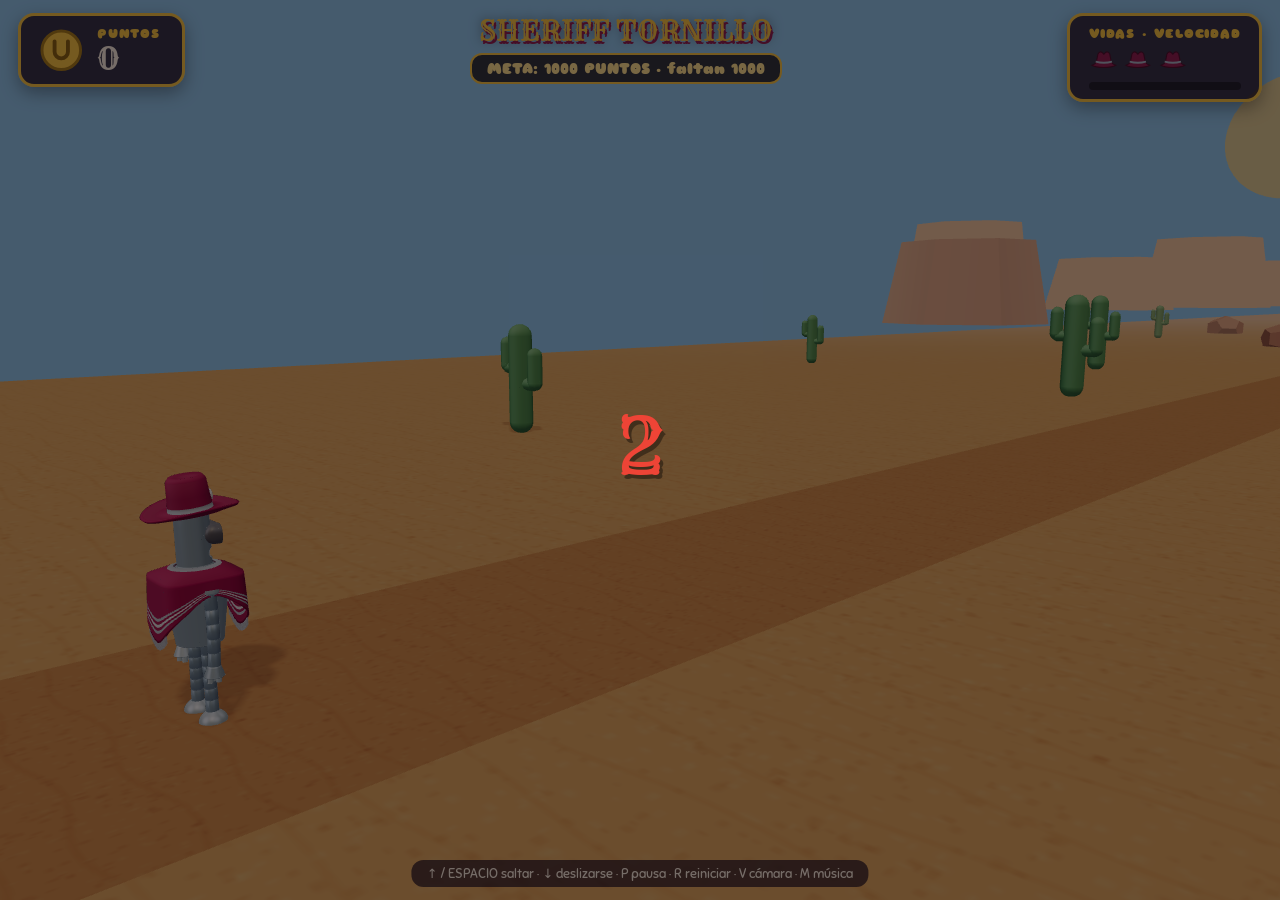
<file: juegos/carrera/index.html>
<!DOCTYPE html>
<html lang="es">
<head>
<meta charset="UTF-8">
<meta name="viewport" content="width=device-width, initial-scale=1.0">
<title>Sheriff Tornillo · Carrera en el Desierto</title>
<link href="https://fonts.googleapis.com/css2?family=Rye&family=Sniglet:wght@400;800&display=swap" rel="stylesheet">
<link rel="stylesheet" href="../juego.css">
<script type="importmap">{ "imports": { "three": "../lib/three.module.min.js" } }</script>
</head>
<body class="carrera">
<canvas id="lienzo" tabindex="0" aria-label="Juego: Carrera en el Desierto"></canvas>

<div class="hud">
  <div class="tarjeta izq">
    <svg class="moneda-ic" viewBox="0 0 30 30" aria-hidden="true"><circle cx="15" cy="15" r="13" fill="#f9c33b" stroke="#a87a14" stroke-width="2"/><path d="M10.5 9v7a4.5 4.5 0 0 0 9 0V9" fill="none" stroke="#8a5f0c" stroke-width="2.6" stroke-linecap="round"/></svg>
    <div><small>PUNTOS</small><b id="puntos">0</b></div>
  </div>
  <div class="centro">
    <div class="titulo">SHERIFF TORNILLO</div>
    <div class="estado-puerta" id="meta" style="border-color:#f9c33b;color:#ffe08a">META: 1000 PUNTOS</div>
  </div>
  <div class="tarjeta der">
    <div><small>VIDAS · VELOCIDAD</small>
      <div class="vidas" id="vidas"></div>
      <div class="barra"><i id="barraVel"></i></div></div>
  </div>
</div>
<div class="ayuda" id="ayuda">↑ / ESPACIO saltar · ↓ deslizarse · P pausa · R reiniciar · V cámara · M música</div>
<div class="controles-tactiles"><button id="tSalta">SALTA</button><button id="tDesliza">AGACHA</button></div>

<div class="cartel" id="carga"><div class="carta"><div class="ruleta"></div><h2>Cargando…</h2><p id="cargaTxt">Ensillando al Sheriff</p></div></div>
<div class="cartel" id="cuenta" hidden><div class="carta sin-fondo"><h1 id="cuentaTxt">3</h1></div></div>
<div class="cartel" id="pausa" hidden><div class="carta"><h1 style="color:#f9c33b">Pausa</h1><p>P o ESC para seguir · R para reiniciar</p></div></div>
<div class="cartel" id="final" hidden>
  <div class="carta">
    <h1 id="finTitulo">Juego terminado</h1>
    <small>PUNTAJE FINAL</small>
    <div class="grande" id="finPuntaje">0</div>
    <div id="finEstrellas" style="font-size:34px;letter-spacing:6px"></div>
    <p id="finStats"></p>
    <button id="btnOtra" class="boton">REINTENTAR (R)</button>
    <button id="btnSeguir" class="boton" hidden style="margin-left:8px">SEGUIR CORRIENDO (ENTER)</button>
  </div>
</div>

<script type="module" src="carrera.js"></script>
</body>
</html>
</file>
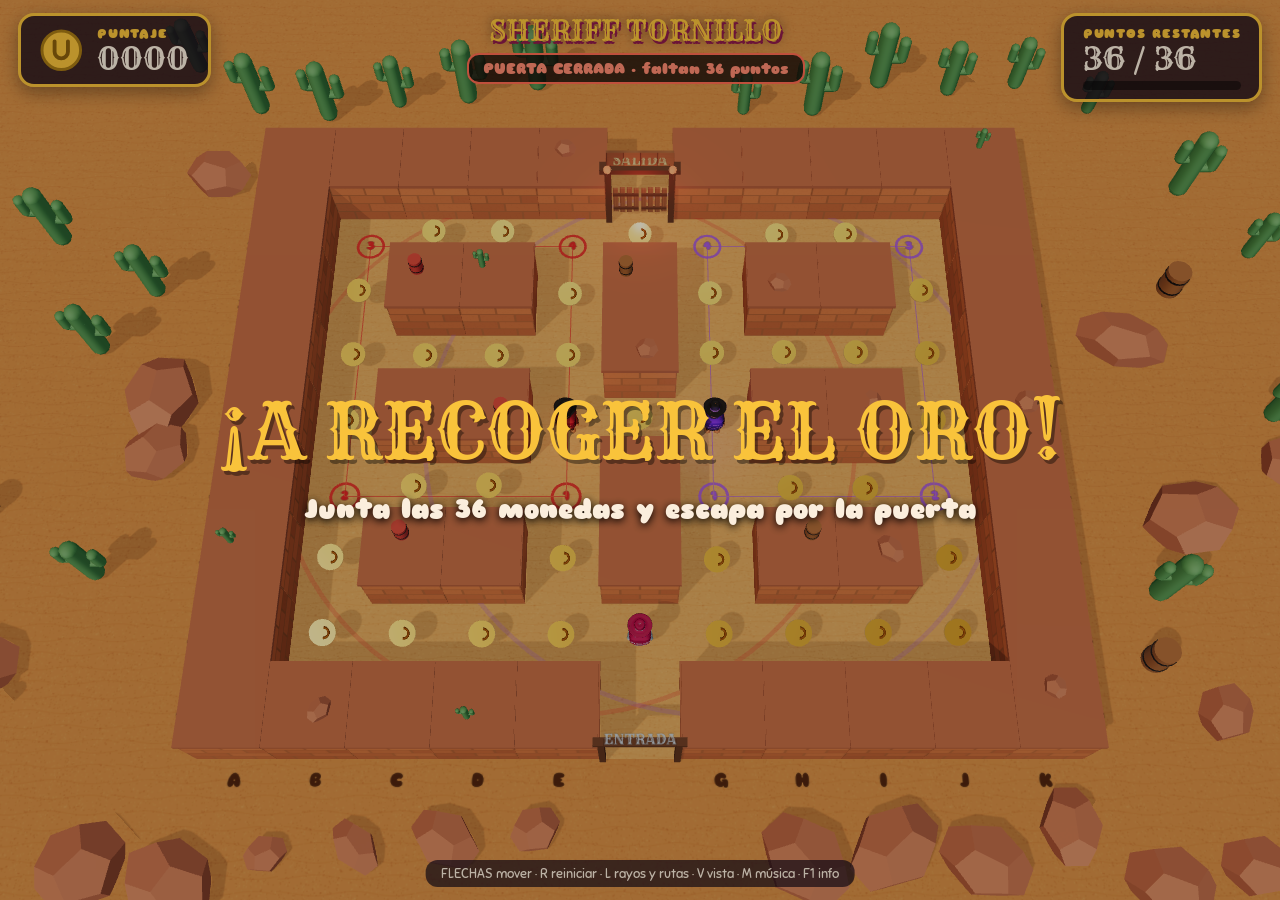
<file: juegos/laberinto/index.html>
<!DOCTYPE html>
<html lang="es">
<head>
<meta charset="UTF-8">
<meta name="viewport" content="width=device-width, initial-scale=1.0">
<title>Sheriff Tornillo · El Laberinto del Oro</title>
<link href="https://fonts.googleapis.com/css2?family=Rye&family=Sniglet:wght@400;800&display=swap" rel="stylesheet">
<link rel="stylesheet" href="../juego.css">
<script type="importmap">{ "imports": { "three": "../lib/three.module.min.js" } }</script>
</head>
<body class="laberinto">
<canvas id="lienzo" tabindex="0" aria-label="Juego: El Laberinto del Oro"></canvas>

<div class="hud" id="hud">
  <div class="tarjeta izq">
    <svg class="moneda-ic" viewBox="0 0 30 30" aria-hidden="true"><circle cx="15" cy="15" r="13" fill="#f9c33b" stroke="#a87a14" stroke-width="2"/><path d="M10.5 9v7a4.5 4.5 0 0 0 9 0V9" fill="none" stroke="#8a5f0c" stroke-width="2.6" stroke-linecap="round"/></svg>
    <div><small>PUNTAJE</small><b id="puntaje">0000</b></div>
  </div>
  <div class="centro">
    <div class="titulo">SHERIFF TORNILLO</div>
    <div class="estado-puerta" id="puerta">PUERTA CERRADA · faltan 36</div>
  </div>
  <div class="tarjeta der">
    <div><small>PUNTOS RESTANTES</small><b><span id="restantes">36</span> / <span id="total">36</span></b>
      <div class="barra"><i id="barra"></i></div></div>
  </div>
</div>

<div class="ayuda" id="ayuda">FLECHAS mover · R reiniciar · L rayos y rutas · V vista · M música · F1 info</div>
<div class="info" id="info" hidden></div>
<div class="vineta" id="vineta"></div>

<div class="cartel" id="carga"><div class="carta"><div class="ruleta"></div><h2>Cargando…</h2><p id="cargaTxt">Preparando el laberinto</p></div></div>
<div class="cartel" id="intro" hidden><div class="carta sin-fondo"><h1>¡A RECOGER EL ORO!</h1><p>Junta las 36 monedas y escapa por la puerta</p></div></div>
<div class="cartel" id="final" hidden>
  <div class="carta">
    <h1 id="finTitulo">Juego terminado</h1>
    <small>PUNTAJE FINAL</small>
    <div class="grande" id="finPuntaje">0</div>
    <p id="finStats"></p>
    <button id="btnOtra" class="boton">REINTENTAR (R)</button>
  </div>
</div>

<script type="module" src="laberinto.js"></script>
</body>
</html>
</file>
<file: juegos/juego.css>
/* Sheriff Tornillo · interfaz común de los juegos web */
:root { --guindo:#8e1a4a; --oro:#f9c33b; --oro2:#ffe08a; --noche:#1b0e1c; --texto:#fbeedd; --panel:rgba(27,14,28,.82); }
* { box-sizing: border-box; }
html, body { margin: 0; height: 100%; overflow: hidden; background: #1b0e1c; color: var(--texto); font-family: Sniglet, system-ui, sans-serif; user-select: none; }
canvas#lienzo { display: block; width: 100vw; height: 100vh; outline: none; }

.hud { position: fixed; inset: 0 0 auto 0; display: flex; justify-content: space-between; align-items: flex-start; gap: 1.2vw; padding: 1.4vh 1.4vw; pointer-events: none; }
.tarjeta { display: flex; align-items: center; gap: .7em; background: var(--panel); border: 3px solid var(--oro); border-radius: 16px; padding: .5em 1em; font-size: clamp(11px, 1.45vw, 22px); box-shadow: 0 6px 18px rgba(0,0,0,.35); min-width: 9em; }
.tarjeta small { display: block; color: var(--oro); font-weight: 800; letter-spacing: .06em; font-size: .72em; }
.tarjeta b { display: block; font-family: Rye, serif; font-size: 1.7em; line-height: 1.05; font-weight: 400; }
.tarjeta b span { font-family: inherit; }
.moneda-ic { width: 2.4em; height: 2.4em; flex: none; }
.barra { height: .45em; background: rgba(0,0,0,.45); border-radius: 99px; margin-top: .35em; overflow: hidden; }
.barra i { display: block; height: 100%; width: 0; background: linear-gradient(90deg, var(--oro), var(--oro2)); border-radius: 99px; transition: width .3s; }
.centro { text-align: center; flex: 1; }
.titulo { font-family: Rye, serif; color: var(--oro); font-size: clamp(13px, 2.2vw, 34px); text-shadow: 2px 3px 0 var(--guindo), 0 0 12px rgba(0,0,0,.5); }
.estado-puerta { display: inline-block; margin-top: .4em; background: rgba(20,10,8,.8); border: 2px solid #ff6a50; color: #ff8a70; padding: .3em 1em; border-radius: 12px; font-weight: 800; font-size: clamp(10px, 1.15vw, 17px); }
.estado-puerta.abierta { border-color: #4dff6e; color: #6bff86; animation: latido 1s infinite; }
.pulso { animation: pulso .35s ease-out; }
@keyframes pulso { 0% { transform: scale(1.25); color: var(--oro2); } 100% { transform: scale(1); } }
@keyframes latido { 50% { transform: scale(1.05); } }

.ayuda { position: fixed; left: 50%; bottom: 1.4vh; transform: translateX(-50%); background: rgba(27,14,28,.72); padding: .45em 1.2em; border-radius: 12px; font-size: clamp(9px, 1vw, 15px); white-space: nowrap; pointer-events: none; }
.info { position: fixed; left: 1.4vw; top: 15vh; background: rgba(0,0,0,.72); color: #c8ffd4; font: 13px/1.5 ui-monospace, monospace; padding: .8em 1em; border-radius: 10px; white-space: pre; pointer-events: none; }
.vineta { position: fixed; inset: 0; pointer-events: none; box-shadow: inset 0 0 12vmin 4vmin rgba(230,10,10,.55); opacity: 0; transition: opacity .25s; }
.vineta.activa { opacity: 1; animation: alarma .5s infinite alternate; }
@keyframes alarma { to { box-shadow: inset 0 0 9vmin 2vmin rgba(230,10,10,.35); } }

.cartel { position: fixed; inset: 0; display: grid; place-items: center; background: rgba(10,5,10,.55); }
.cartel[hidden] { display: none; }
#intro { background: rgba(0,0,0,.25); pointer-events: none; }
.carta { background: rgba(27,14,28,.95); border: 4px solid var(--guindo); border-radius: 22px; padding: 1.4em 2.4em; text-align: center; min-width: min(560px, 86vw); box-shadow: 0 20px 50px rgba(0,0,0,.5); animation: entra .45s cubic-bezier(.2,1.4,.5,1); }
.carta.sin-fondo { background: none; border: 0; box-shadow: none; }
.carta h1 { font-family: Rye, serif; font-weight: 400; font-size: clamp(28px, 6vw, 84px); margin: .1em 0 .2em; color: #ee4436; text-shadow: 3px 4px 0 rgba(0,0,0,.4); }
#intro h1 { color: var(--oro); }
#intro p { font-size: clamp(14px, 2vw, 30px); font-weight: 800; text-shadow: 0 2px 8px #000; margin: 0; }
.cartel.gano .carta { border-color: var(--oro); }
.cartel.gano .carta h1 { color: var(--oro); }
.carta h2 { font-family: Rye, serif; font-weight: 400; color: var(--oro); }
.carta small { color: var(--oro); font-weight: 800; letter-spacing: .08em; }
.grande { font-family: Rye, serif; font-size: clamp(34px, 5vw, 72px); line-height: 1.1; }
.carta p { margin: .4em 0 1em; }
.boton { font: 800 clamp(14px, 1.6vw, 22px) Sniglet, sans-serif; background: var(--guindo); color: var(--texto); border: 3px solid var(--oro); border-radius: 14px; padding: .55em 1.6em; cursor: pointer; }
.boton:hover { background: var(--oro); color: var(--noche); }
.ruleta { width: 46px; height: 46px; margin: .4em auto; border-radius: 50%; border: 5px solid rgba(249,195,59,.25); border-top-color: var(--oro); animation: gira 1s linear infinite; }
@keyframes gira { to { transform: rotate(360deg); } }
@keyframes entra { from { transform: scale(.85); opacity: 0; } }

/* Carrera */
.vidas { display: flex; gap: .25em; margin-top: .2em; }
.vidas svg { width: 1.6em; height: 1.6em; }
.vidas svg.perdida { opacity: .25; filter: grayscale(1); }
.controles-tactiles { position: fixed; bottom: 7vh; inset-inline: 0; display: none; justify-content: space-between; padding: 0 5vw; }
.controles-tactiles button { font: 800 18px Sniglet, sans-serif; background: rgba(142,26,74,.85); color: #fff; border: 3px solid var(--oro); border-radius: 50%; width: 84px; height: 84px; }
@media (pointer: coarse) { .controles-tactiles { display: flex; } }
</file>
